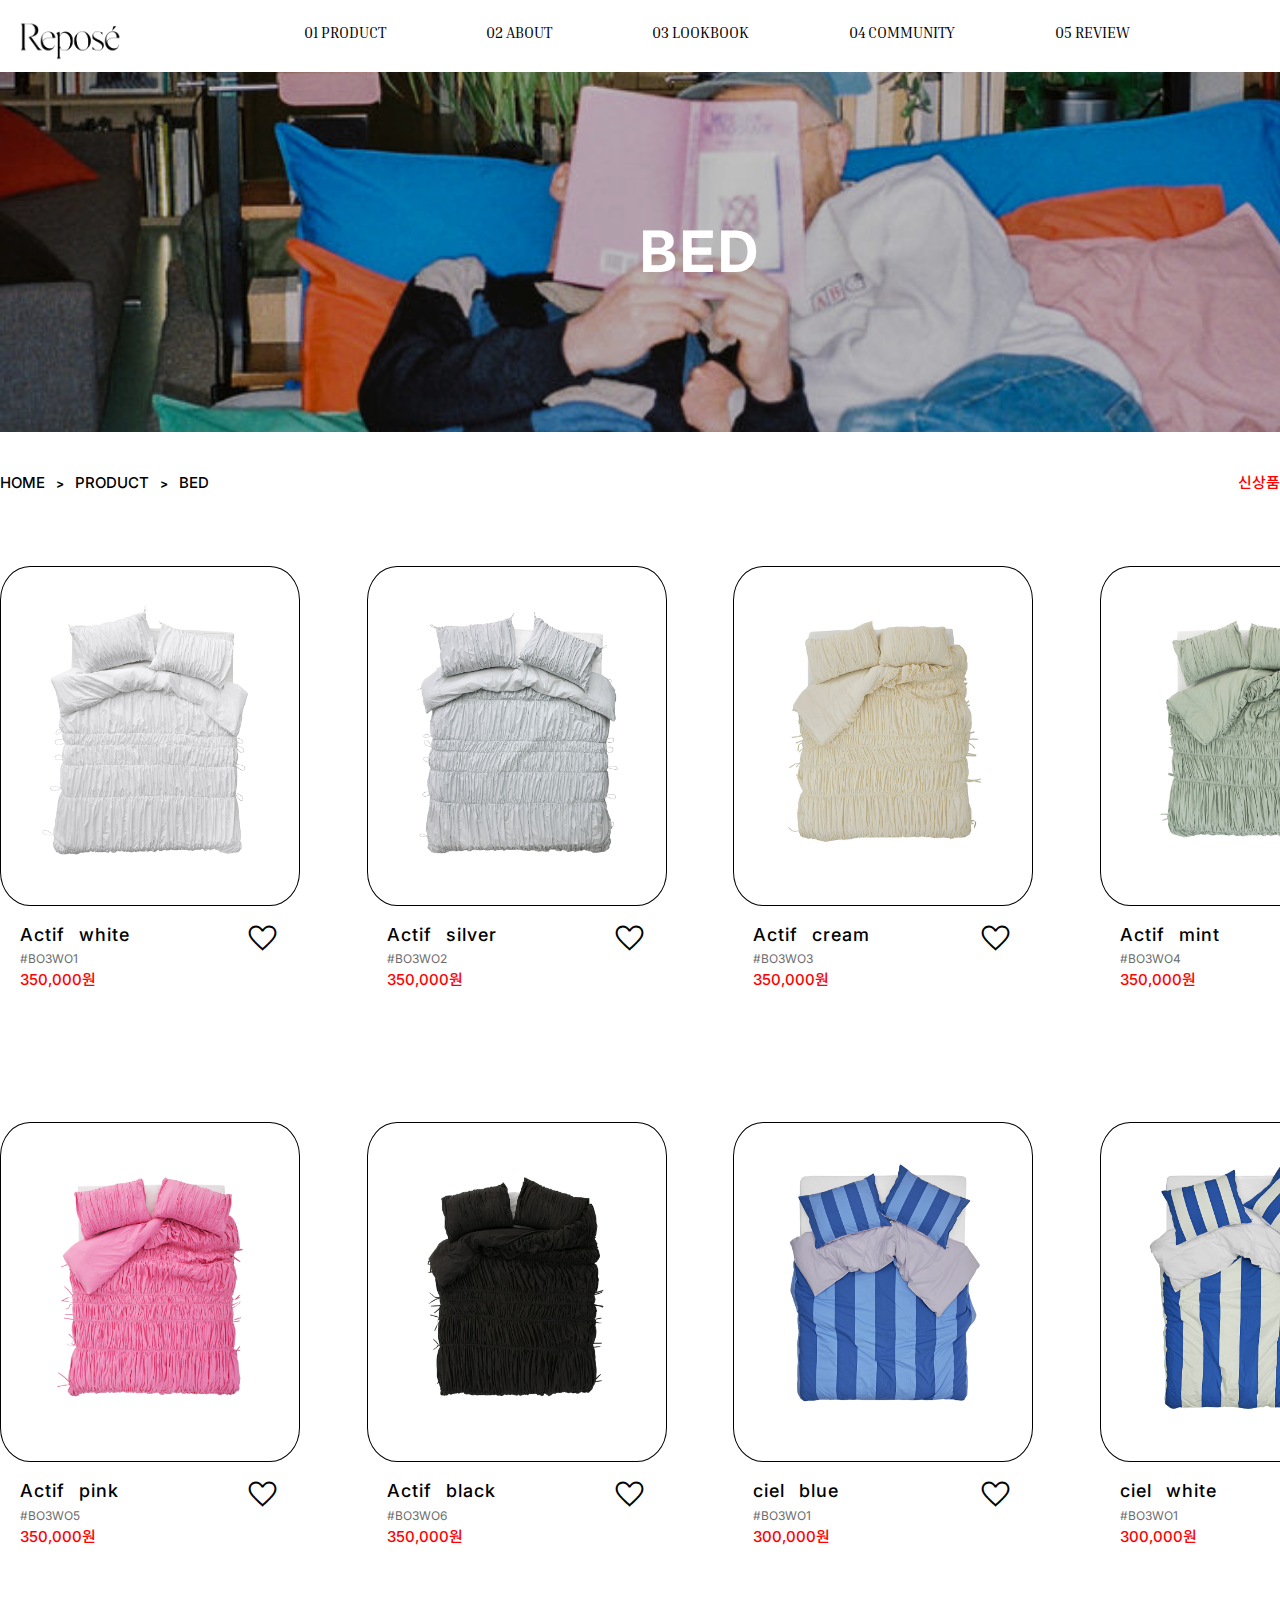
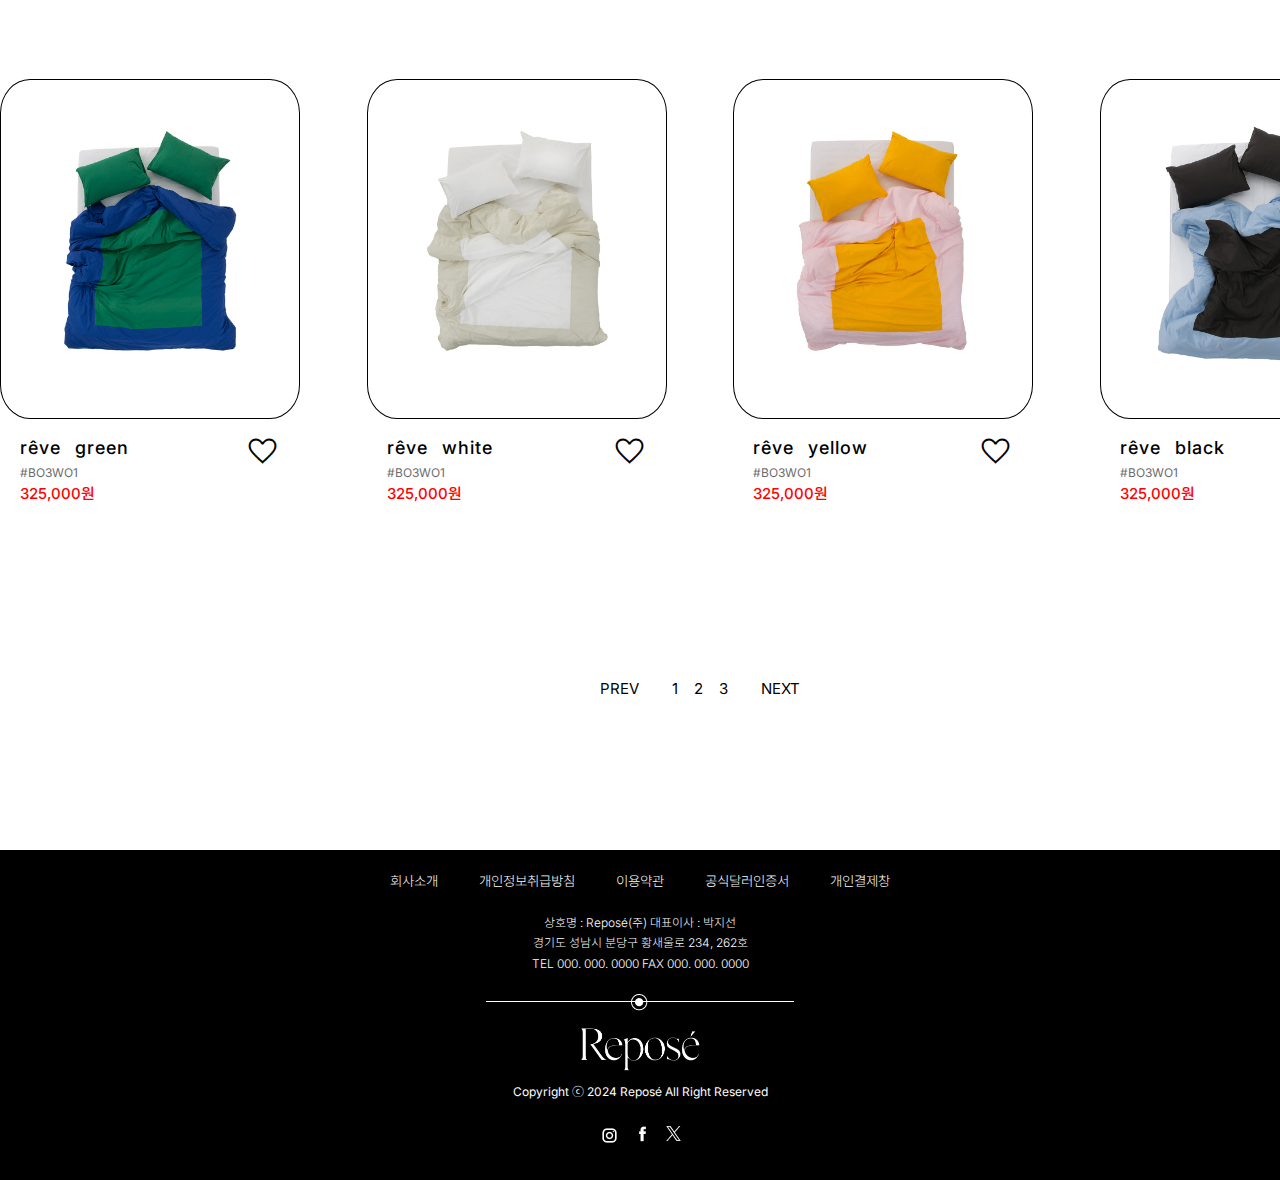
<file: sub/product_bed.html>
<!DOCTYPE html>
<html lang="en">
<head>
  <meta charset="UTF-8">
  <meta name="viewport" content="width=device-width, initial-scale=1.0">
  <title>침구-헤브즈</title>

  <!--favicon-->
  <link rel="icon" href="../../images/favicon.ico">

  <!--font-->
  <link rel="stylesheet" href="../css/font.css">

  <!--icon-->
  <link rel="stylesheet" href="https://fonts.googleapis.com/css2?family=Material+Symbols+Outlined:opsz,wght,FILL,GRAD@20..48,100..700,0..1,-50..200" />

  <!--css-->
  <link rel="stylesheet" href="../css/reset.css">
  <link rel="stylesheet" href="../css/jquery.fullPage.css">
  <link rel="stylesheet" href="../css/common.css">
  <link rel="stylesheet" href="../sub/sub.css">

  <!--js-->
  <script defer src="../js/jquery-3.7.1.min.js"></script>
  <script defer src="../js/jquery.fullPage.js"></script>
  <script defer src="../js/common.js"></script>
</head>
<body>
  <div id="wrap">
    <div class="inner">
      <header>
        <div class="inner">
          <h1>
            <img src="../images/logo_black.png" alt="헤브즈">
          </h1>
    
          <nav>
            <ul class="gnb">
              <li class="gnb-area1">
                <a href="#" class="depth1">01 PRODUCT</a>
                <ul class="depth2" id="depth2-1">
                  <li><a href="#">DUVET</a></li>
                  <li><a href="#">SOFA</a></li>
                  <li><a href="#">TABLE&CHAIR</a></li>
                  <li><a href="#">SHELF</a></li>
                </ul>
              </li>
              <li class="gnb-area2">
                <a href="#" class="depth1">02 ABOUT</a>
                <ul class="depth2" id="depth2-2">
                  <li><a href="#">IDENTITY</a></li>
                  <li><a href="#">IDEOLOGY</a></li>
                  <li><a href="#">CARE SERVICE</a></li>
                  <li><a href="#">CUSTOM ORDER</a></li>
                </ul>
              </li>
              <li><a href="#" class="depth1">03 LOOKBOOK</a></li>
              <li class="gnb-area3">
                <a href="#" class="depth1">04 COMMUNITY</a>
                <ul class="depth2" id="depth2-3">
                  <li><a href="#">NOTICE</a></li>
                  <li><a href="#">CUSTOMER CENTER</a></li>
                </ul>
              </li>
              <li><a href="#" class="depth1">05 REVIEW</a></li>
            </ul>
  
            <div class="m-gnb-wrap">
              <div class="section-name">
                <p>.(Menu)</p>
              </div>
  
              <div class="m-close">
                <span class="material-symbols-outlined">
                  close
                </span>
              </div>
  
              <ul class="m-gnb">
                <li>
                  <div class="m-gnb-logo">
                    <img src="../images/logo_white.png" alt="헤브즈">
                  </div><!--.m-gnb-logo-->
                </li>
                <li>
                  <div class="m-depth1">
                    <p>01 PRODUCT</p>
                    <span class="material-symbols-outlined" id="drop1">
                      arrow_drop_down
                    </span>
                  </div><!--.m-depth1-->
                  <ul class="m-depth2" id="m-depth2-1">
                    <li><a href="#">DUVET</a></li>
                    <li><a href="#">SOFA</a></li>
                    <li><a href="#">TABLE&CHAIR</a></li>
                    <li><a href="#">SHELF</a></li>
                  </ul>
                </li>
                <li>
                  <div class="m-depth1">
                    <p>02 ABOUT</p>
                    <span class="material-symbols-outlined" id="drop2">
                      arrow_drop_down
                    </span>
                  </div><!--.m-depth1-->
                  <ul class="m-depth2" id="m-depth2-2">
                    <li><a href="#">IDENTITY</a></li>
                    <li><a href="#">IDEOLOGY</a></li>
                    <li><a href="#">CARE SERVICE</a></li>
                    <li><a href="#">CUSTOM ORDER</a></li>
                  </ul>
                </li>
                <li><a href="#" class="m-depth1">03 LOOKBOOK</a></li>
                <li>
                  <div class="m-depth1">
                    <p>04 COMMUNITY</p>
                    <span class="material-symbols-outlined" id="drop3">
                      arrow_drop_down
                    </span>
                  </div><!--.m-depth1-->
                  <ul class="m-depth2" id="m-depth2-3">
                    <li><a href="#">ANNOUNCEMENT</a></li>
                    <li><a href="#">CUSTUMER CENTER</a></li>
                  </ul>
                </li>
                <li><a href="#" class="m-depth1">05 REVIEW</a></li>
              </ul>
            </div><!--.m-gnb-wrap-->
          </nav>
    
          <ul class="utill">
            <li>
              <a href="#" id="cart">
                <span class="material-symbols-outlined cart">
                  shopping_cart
                </span>
              </a>
            </li>
            <li>
              <a href="#" id="mypage">
                <span class="material-symbols-outlined mypage">
                  account_circle
                </span>
              </a>
            </li>
            <li>
              <a href="#" id="menu">
                <span class="material-symbols-outlined menu" >
                  menu
                </span>
              </a>
            </li>
          </ul>
        </div><!--.inner-->
      </header>

      <div class="banner">
        <h2>BED</h2>
        <img src="../sub/images/sub_banner.png" alt="배너">
      </div><!--.banner-->

      <div class="product-wrap">
        <div class="txt-box">
          <div class="left">
            <a href="#">HOME</a>
            <span>></span>
            <a href="#">PRODUCT</a>
            <span>></span>
            <a href="#">BED</a>
          </div><!--.left-->

          <div class="right">
            <a href="#"><span>신상품순</span></a>
            <a href="#">인기순</a>
            <a href="#">가격순</a>
          </div><!--.right-->
        </div><!--.txt-box-->

        <div class="goods-box">
          <ul>
            <li class="goods1">
              <div class="img-box">
                <a href="#">
                  <img src="../sub/images/1.jpg" alt="침구1">
                </a>
              </div><!--.img-box-->
              <div class="product-info">
                <div class="txt-box">
                  <a href="#">Actif white</a>
                  <p>#BO3WO1</p>
                  <h4>350,000원</h4>
                </div><!--.txt-box-->
                <div class="heart">
                  <span class="material-symbols-outlined">
                    favorite
                    </span>
                </div><!--.heart-->
              </div><!--.product-info-->
            </li>
            <li class="goods1">
              <div class="img-box">
                <a href="#">
                  <img src="../sub/images/2.jpg" alt="침구2">
                </a>
              </div><!--.img-box-->
              <div class="product-info">
                <div class="txt-box">
                  <a href="#">Actif silver</a>
                  <p>#BO3WO2</p>
                  <h4>350,000원</h4>
                </div><!--.txt-box-->
                <div class="heart">
                  <span class="material-symbols-outlined">
                    favorite
                    </span>
                </div><!--.heart-->
              </div><!--.product-info-->
            </li>
            <li class="goods1">
              <div class="img-box">
                <a href="#">
                  <img src="../sub/images/3.jpg" alt="침구3">
                </a>
              </div><!--.img-box-->
              <div class="product-info">
                <div class="txt-box">
                  <a href="#">Actif cream</a>
                  <p>#BO3WO3</p>
                  <h4>350,000원</h4>
                </div><!--.txt-box-->
                <div class="heart">
                  <span class="material-symbols-outlined">
                    favorite
                    </span>
                </div><!--.heart-->
              </div><!--.product-info-->
            </li>
            <li class="goods1">
              <div class="img-box">
                <a href="#">
                  <img src="../sub/images/4.jpg" alt="침구4">
                </a>
              </div><!--.img-box-->
              <div class="product-info">
                <div class="txt-box">
                  <a href="#">Actif mint</a>
                  <p>#BO3WO4</p>
                  <h4>350,000원</h4>
                </div><!--.txt-box-->
                <div class="heart">
                  <span class="material-symbols-outlined">
                    favorite
                    </span>
                </div><!--.heart-->
              </div><!--.product-info-->
            </li>
            <li class="goods2">
              <div class="img-box">
                <a href="#">
                  <img src="../sub/images/5.jpg" alt="침구5">
                </a>
              </div><!--.img-box-->
              <div class="product-info">
                <div class="txt-box">
                  <a href="#">Actif pink</a>
                  <p>#BO3WO5</p>
                  <h4>350,000원</h4>
                </div><!--.txt-box-->
                <div class="heart">
                  <span class="material-symbols-outlined">
                    favorite
                    </span>
                </div><!--.heart-->
              </div><!--.product-info-->
            </li>
            <li class="goods2">
              <div class="img-box">
                <a href="#">
                  <img src="../sub/images/6.jpg" alt="침구6">
                </a>
              </div><!--.img-box-->
              <div class="product-info">
                <div class="txt-box">
                  <a href="#">Actif black</a>
                  <p>#BO3WO6</p>
                  <h4>350,000원</h4>
                </div><!--.txt-box-->
                <div class="heart">
                  <span class="material-symbols-outlined">
                    favorite
                    </span>
                </div><!--.heart-->
              </div><!--.product-info-->
            </li>
            <li class="goods2">
              <div class="img-box">
                <a href="#">
                  <img src="../sub/images/7.png" alt="침구7">
                </a>
              </div><!--.img-box-->
              <div class="product-info">
                <div class="txt-box">
                  <a href="#">ciel blue</a>
                  <p>#BO3WO1</p>
                  <h4>300,000원</h4>
                </div><!--.txt-box-->
                <div class="heart">
                  <span class="material-symbols-outlined">
                    favorite
                    </span>
                </div><!--.heart-->
              </div><!--.product-info-->
            </li>
            <li class="goods2">
              <div class="img-box">
                <a href="#">
                  <img src="../sub/images/8.png" alt="침구8">
                </a>
              </div><!--.img-box-->
              <div class="product-info">
                <div class="txt-box">
                  <a href="#">ciel white</a>
                  <p>#BO3WO1</p>
                  <h4>300,000원</h4>
                </div><!--.txt-box-->
                <div class="heart">
                  <span class="material-symbols-outlined">
                    favorite
                    </span>
                </div><!--.heart-->
              </div><!--.product-info-->
            </li>
            <li class="goods3">
              <div class="img-box">
                <a href="#">
                  <img src="../sub/images/9.jpg" alt="침구9">
                </a>
              </div><!--.img-box-->
              <div class="product-info">
                <div class="txt-box">
                  <a href="#">rêve green</a>
                  <p>#BO3WO1</p>
                  <h4>325,000원</h4>
                </div><!--.txt-box-->
                <div class="heart">
                  <span class="material-symbols-outlined">
                    favorite
                    </span>
                </div><!--.heart-->
              </div><!--.product-info-->
            </li>
            <li class="goods3">
              <div class="img-box">
                <a href="#">
                  <img src="../sub/images/10.jpg" alt="침구10">
                </a>
              </div><!--.img-box-->
              <div class="product-info">
                <div class="txt-box">
                  <a href="#">rêve white</a>
                  <p>#BO3WO1</p>
                  <h4>325,000원</h4>
                </div><!--.txt-box-->
                <div class="heart">
                  <span class="material-symbols-outlined">
                    favorite
                    </span>
                </div><!--.heart-->
              </div><!--.product-info-->
            </li>
            <li class="goods3">
              <div class="img-box">
                <a href="#">
                  <img src="../sub/images/11.jpg" alt="침구11">
                </a>
              </div><!--.img-box-->
              <div class="product-info">
                <div class="txt-box">
                  <a href="#">rêve yellow</a>
                  <p>#BO3WO1</p>
                  <h4>325,000원</h4>
                </div><!--.txt-box-->
                <div class="heart">
                  <span class="material-symbols-outlined">
                    favorite
                    </span>
                </div><!--.heart-->
              </div><!--.product-info-->
            </li>
            <li class="goods3">
              <div class="img-box">
                <a href="#">
                  <img src="../sub/images/12.png" alt="침구12">
                </a>
              </div><!--.img-box-->
              <div class="product-info">
                <div class="txt-box">
                  <a href="#">rêve black</a>
                  <p>#BO3WO1</p>
                  <h4>325,000원</h4>
                </div><!--.txt-box-->
                <div class="heart">
                  <span class="material-symbols-outlined">
                    favorite
                    </span>
                </div><!--.heart-->
              </div><!--.product-info-->
            </li>
          </ul>
        </div><!--.goods-box-->

        <div class="page">
          <a href="#">PREV</a>
          <div class="number">
            <a href="#">1</a>
            <a href="#">2</a>
            <a href="#">3</a>
          </div><!--.number-->
          <a href="#">NEXT</a>
        </div><!--.page-->
      </div><!--.product-wrap-->
    </div><!--.inner-->
    <footer>
      <div class="info">
        <a href="#">회사소개</a>
        <a href="#">개인정보취급방침</a>
        <a href="#">이용약관</a>
        <a href="#">공식달러인증서</a>
        <a href="#">개인결제창</a>
      </div><!--#.info-->

      <p class="address">
        상호명 : Reposé(주) 대표이사 : 박지선<br>
        경기도 성남시 분당구 황새울로 234, 262호<br>
        TEL 000. 000. 0000 FAX 000. 000. 0000
      </p>
      <img src="../images/line_white.png" alt="구분선" class="line">
      <img src="../images/logo_white.png" alt="헤브즈" class="logo">
      <p class="copy">Copyright ⓒ 2024 Reposé All Right Reserved</p>

      <div class="sns">
        <a href="#"><img src="../images/insta_symbol.png" alt="인스타그램"></a>
        <a href="#"><img src="../images/facebook_symbol.png" alt="페이스북"></a>
        <a href="#"><img src="../images/twitter_symbol.png" alt="트위터"></a>
      </div><!--.sns-->
    </footer>
  </div><!--#wrap-->
</body>
</html>
</file>
<file: css/font.css>
@charset "UTF-8";

@import url('https://fonts.googleapis.com/css2?family=Inria+Serif:ital,wght@0,300;0,400;0,700;1,300;1,400;1,700&family=Inter:ital,opsz,wght@0,14..32,100..900;1,14..32,100..900&family=Italiana&family=Jost:ital,wght@0,100..900;1,100..900&family=Noto+Sans+KR:wght@100..900&display=swap');
</file>
<file: css/common.css>
@charset "UTF-8";

/*공통*/
.inner{
  margin: 0 auto;
}

/*************************모바일***************************/


/*header*/
.section-name p{
  writing-mode: vertical-lr;
  transform: scaleY(-1);
  font-size: 1.2rem;
  color: #fff;
  font-family: "Inria Serif";
}
.section-name{
  transform: scaleX(-1);
  padding: 8px 0;
}

header .gnb{
  display: none;
}
header{
  position: absolute;
  width: 100%;
  padding: 20px;
  z-index: 999;
}
header .inner{
  display: flex;
  justify-content: space-between;
}
header .utill{
  display: flex;
  gap: 15px;
}
header .utill span{
  color: #fff;
  font-size: 2.5rem;
  font-weight: lighter;
}





/*m-gnb*/
.m-gnb-wrap{
  background-color: #494949;
  width: 100%;
  height: 100%;
  position: fixed;
  z-index: 99;
  top: 0;
  right: -100%;
  font-family: "Inria Serif";
  transition: all 0.5s;
}
.m-gnb-wrap li, a{
  color: #fff;
}

.m-gnb-wrap .section-name{
  position: absolute;
  left: 15px;
  top: 25px;
  color: #fff;
}
.m-close span{
  color: #fff;
  font-size: 4.5rem;
  font-weight: lighter;
  position: absolute;
  right: 10px;
  top: 10px;
  cursor: pointer;

}
.m-gnb-logo img{
  width: 180px;
  position: absolute;
  top: -100px;
  left: 50%;
  transform: translateX(-50%);
}

.m-gnb{
  width: 300px;
  position: absolute;
  top: 50%;
  left: 50%;
  transform: translate(-50%, -50%);
  border-top: 3px solid #fff;
}
.m-depth1{
  display: flex;
  justify-content: space-between;
  border-bottom: 1px solid #fff;
  padding: 12px 0;
  align-items: center;
}

.m-depth1 span{
  font-size: 40px;
  cursor: pointer;
}
.m-depth2{
  background-color: #494949;
  padding-top: 10px;
  transition: all 0.3s;
}
.m-depth2 li{
  font-size: 0.8rem;
  font-family: "Inter";
  font-weight: 200;
  padding: 2px 0;
}






/*footer*/
footer{
  background-color: #000;
  height: 330px;
  text-align: center;
}
footer .info{
  display: flex;
  width: 355px;
  justify-content: space-between;
  margin: 0 auto;
  padding-top: 20px;
  font-weight: 300;
}
footer .info a{
  font-size: 0.7rem;
}
footer .address{
  font-size: 0.7rem;
  color: #fff;
  padding: 20px 0;
  font-weight: 300;
}
footer .copy{
  color: #fff;
  font-size: 0.7rem;
  line-height: 1.4;
  padding: 90px 0 20px;
}
footer .line{
  left: 50%;
  transform: translateX(-50%);
  position: absolute;
}
footer .logo{
  left: 50%;
  transform: translateX(-50%);
  position: absolute;
  width: 120px;
  padding: 30px 0 20px;
}



/**********************데스크탑************************/

@media screen and (min-width : 1200px) {
  /*header*/
  header .inner{display: flex;}
  header .inner .gnb{
    display: flex;
    gap: 100px;
    font-size: 1rem;
    text-align: center;
    justify-content: space-between;
  }
  header .gnb .depth1{
    color: #fff;
    font-family: "Inria Serif";
    transition: all 0.3s;
  }
  header .gnb li:hover .depth1{
    color: #D70000;
    font-weight: bold;
  }
  header .gnb > li{
    position: relative;
    height: 50px;
    background-color: rgba(1, 1, 1, 0);
  }
  
  header .depth2{
    margin-top: 20px;
    font-size: 0.8rem;
    width: 170px;
    background-color: rgba(0, 0, 0, 0.5);
    padding: 20px 30px;
    border-top: 2px solid #fff;
    position: absolute;
    right: 50%;
    transform: translateX(50%);
  }
  header .depth2 li{
    padding: 5px 0;
  }
  header .depth2 li a{
    color: #fff;
    font-weight: 200;
    font-family: "Inter";
    opacity: 0.5;
    transition: all 0.3s;
  }
  header .depth2 li:hover a{
    opacity: 1;
  }

  #menu{
    display: none;
  }


  /*footer*/
  footer .info{
    width: 500px;
    padding-top: 20px;
    font-weight: 300;
  }
  footer .info a{
    font-size: 0.9rem;
  }
  footer .address{
    font-size: 0.8rem;
  }
  footer .copy{
    font-size: 0.8rem;
  }
}
</file>
<file: sub/sub.css>
@charset "UTF-8";


/*************************모바일***************************/


/*header*/
header{
  width: 100%;
}
header .inner h1 img{
  width: 100px;
}
header .utill span{
  color: #000;
}





/*banner*/
.banner{
  width: 100%;
  height: 22%;
  position: absolute;
  top: 8%;
  background-color: #000;
}
.banner h2{
  font-size: 2.6rem;
  letter-spacing: 2px;
  color: #fff;
  position: absolute;
  left: 50%;
  top: 50%;
  transform: translate(-50%, -50%);
  z-index: 9;
}
.banner img{
  width: 100%;
  height: 100%;
  object-fit: cover;
  opacity: 0.8;
}





/*product-wrap*/
.product-wrap{
  height: 1150px;
  padding: 295px 0 0;
}
.product-wrap .txt-box{
  font-size: 0.8rem;
  display: flex;
  justify-content: space-between;
  word-spacing: 8px;
  font-weight: bold;
}
.product-wrap .txt-box a{
  color: #000;
}
.product-wrap .txt-box a span{
  color: red;
}






/*goods-box*/
.goods2, .goods3{
  display: none;
}

.goods-box{
  padding-top: 40px;
  width: 100%;
}
.goods-box ul{
  display: flex;
  flex-wrap: wrap;
  justify-content: space-between;
}
.goods-box ul li{
  margin-bottom: 30px;
}
.goods-box img{
  width: 205px;
  height: 220px;
  object-fit: cover;
  border: 1px solid #000;
  border-radius: 10%;
  padding: 5px;
}

.goods-box .product-info{
  padding: 10px;
}
.goods-box .product-info .txt-box{
  display: block;
  line-height: 1.6;
}
.goods-box .product-info .txt-box a{
  font-size: 1rem;
  letter-spacing: 1px;
}
.goods-box .product-info .txt-box p{
  color: #6B6B6B;
  font-size: 0.7rem;
  font-weight: 500;
}
.goods-box .product-info .txt-box h4{
  color: red;
}
.goods-box .product-info{
  display: flex;
  justify-content: space-between;
}

.goods-box .product-info .heart span{
  cursor: pointer;
}





/*page*/
.page{
  display: flex;
  justify-content: space-between;
  width: 200px;
  position: relative;
  left: 50%;
  transform: translateX(-50%);
  padding-top: 40px;
}
.page a{
  color: #000;
  font-size: 1rem;
}
.page .number{
  position: absolute;
  left: 50%;
  transform: translateX(-50%);
  bottom: -8%;
}
.page .number a{
  padding: 5px;
}
.page .number a:hover{
  background-color: gainsboro
}




/**********************데스크탑************************/



@media screen and (min-width : 1200px) {
  .inner{
    width: 1400px;
  }
  
  header{
    width: 1400px;
  }
  header .gnb .depth1{
    color: #000;
  }

  
  /*banner*/
  .banner{
    width: 1400px;
    height: 40%;
  }
  .banner h2{
    font-size: 3.8rem;
    letter-spacing: 3px;
  }
  .banner img{
    width: 100%;
    height: 100%;
    object-fit: cover;
    opacity: 0.8;
  }





  /*product-wrap*/
  .product-wrap{
    height: 2450px;
    padding-top: 470px;
  }
  .product-wrap .txt-box{
    font-size: 0.8rem;
    display: flex;
    justify-content: space-between;
    word-spacing: 8px;
    font-weight: bold;
    margin-bottom: 30px;
  }
  .product-wrap .txt-box a{
    color: #000;
    font-size: 1rem;
    font-weight: 500;
  }
  .product-wrap .txt-box a span{
    color: red;
  }



  /*goods-box*/
  .goods2, .goods3{
    display: block;
  }

  .goods-box ul li{
    margin-bottom: 80px;
  }
  .goods-box img{
    width: 300px;
    height: 340px;
  }
  .goods-box .product-info{
    padding: 15px 20px 20px;
  }

  .goods-box .product-info .txt-box{
    line-height: 1.6;
  }
  .goods-box .product-info .txt-box a{
    font-size: 1.2rem;
  }
  .goods-box .product-info .txt-box p{
    font-size: 0.8rem;
    font-weight: 400;
  }
  .goods-box .product-info .txt-box h4{
    font-size: 1rem;
    font-weight: 500;
  }
  .goods-box .product-info .heart span{
    font-size: 35px;
    font-weight: 300;
  }

}
</file>
